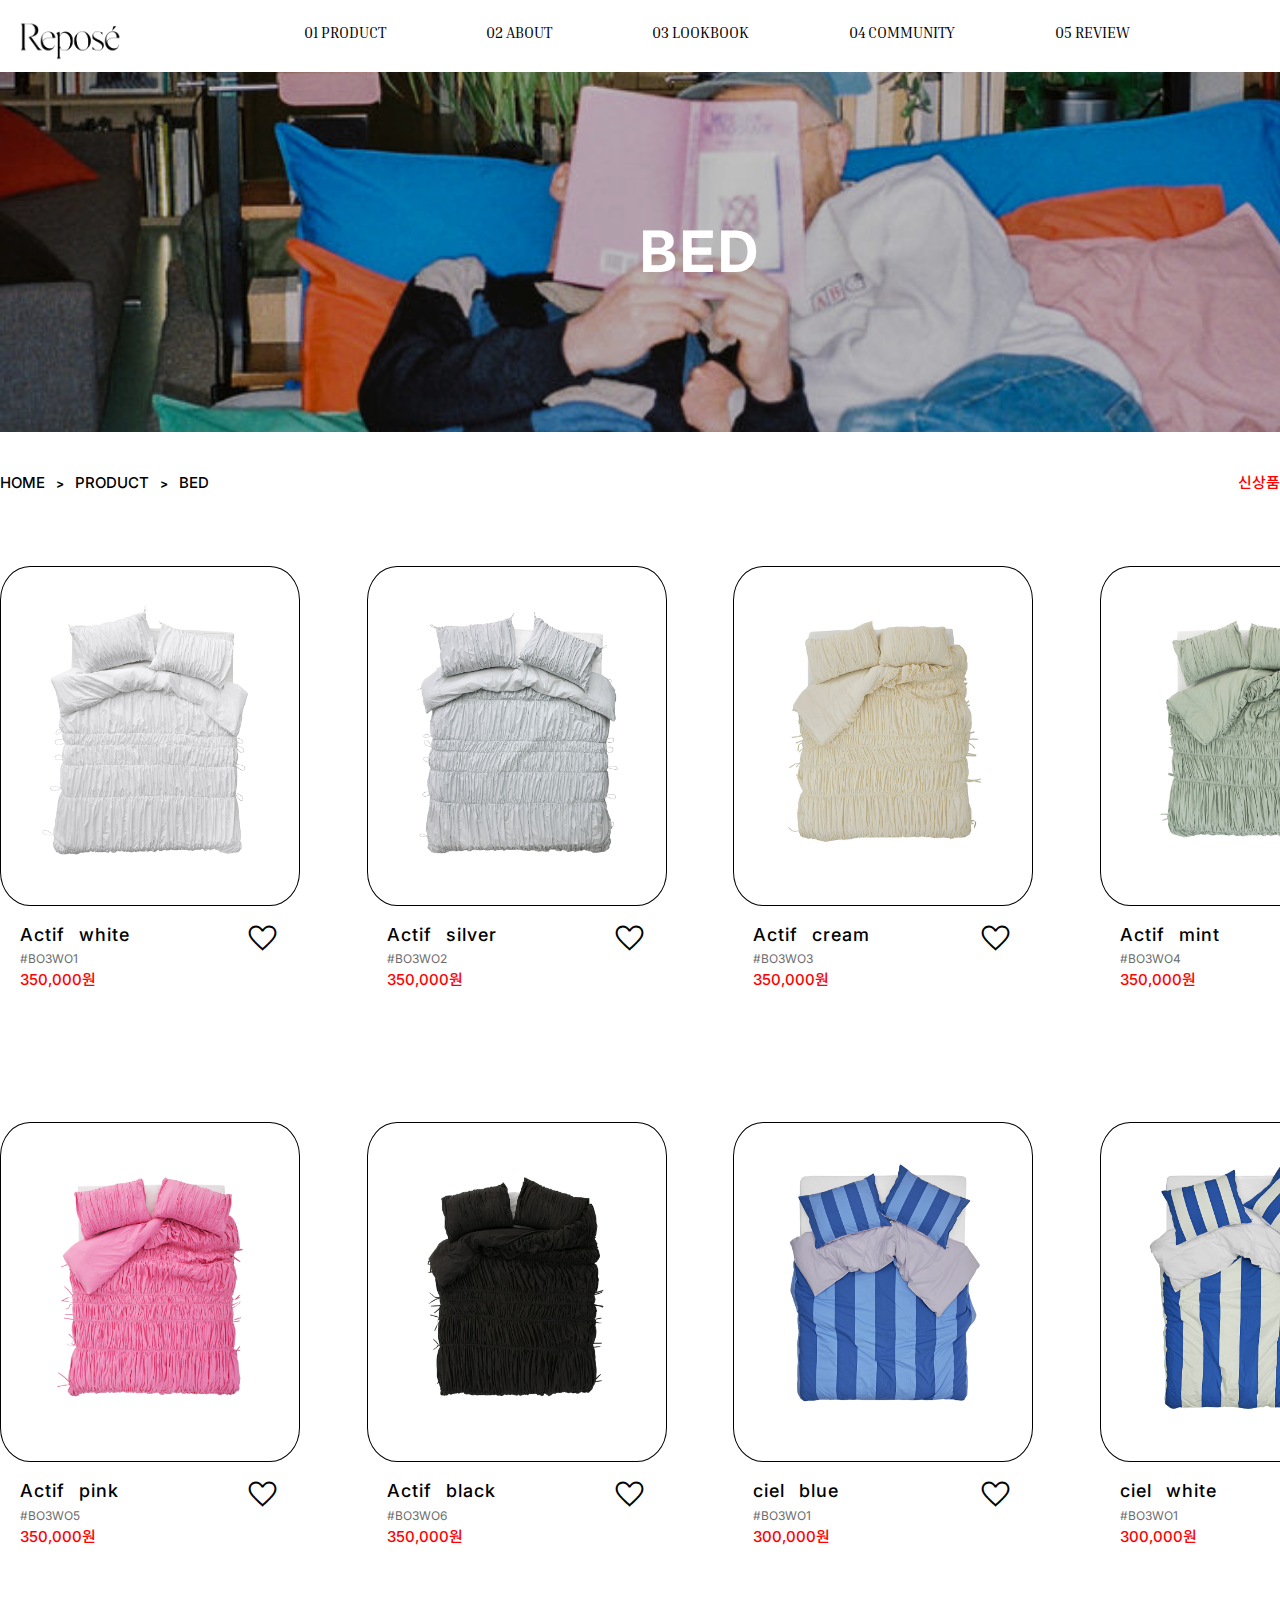
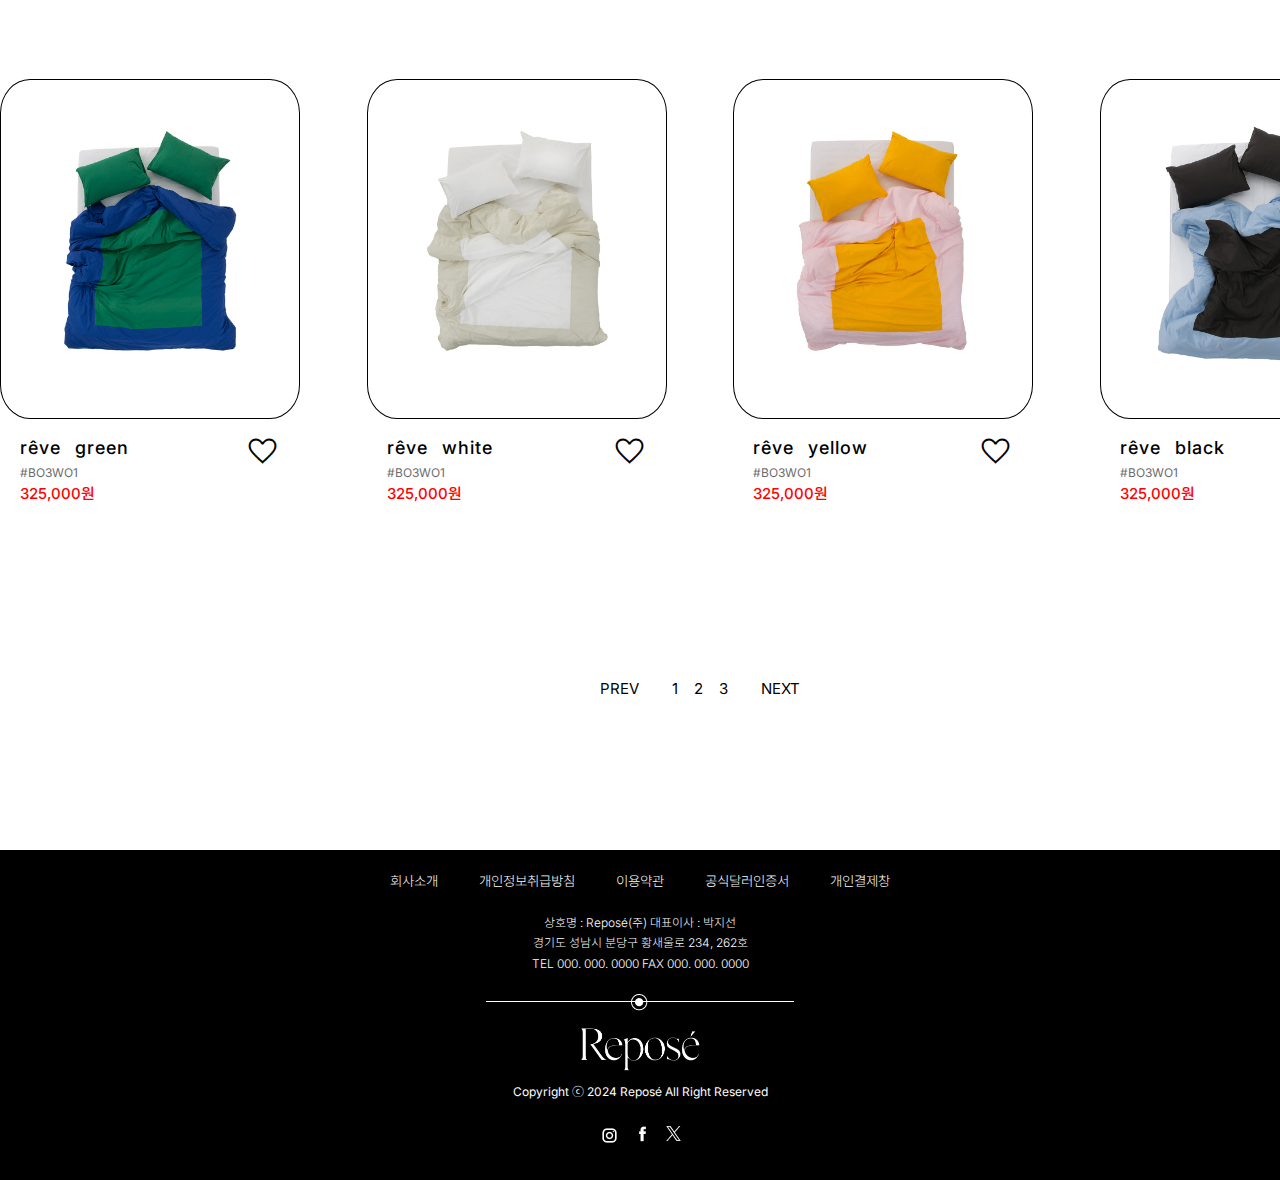
<file: sub/product_bed.html>
<!DOCTYPE html>
<html lang="en">
<head>
  <meta charset="UTF-8">
  <meta name="viewport" content="width=device-width, initial-scale=1.0">
  <title>침구-헤브즈</title>

  <!--favicon-->
  <link rel="icon" href="../../images/favicon.ico">

  <!--font-->
  <link rel="stylesheet" href="../css/font.css">

  <!--icon-->
  <link rel="stylesheet" href="https://fonts.googleapis.com/css2?family=Material+Symbols+Outlined:opsz,wght,FILL,GRAD@20..48,100..700,0..1,-50..200" />

  <!--css-->
  <link rel="stylesheet" href="../css/reset.css">
  <link rel="stylesheet" href="../css/jquery.fullPage.css">
  <link rel="stylesheet" href="../css/common.css">
  <link rel="stylesheet" href="../sub/sub.css">

  <!--js-->
  <script defer src="../js/jquery-3.7.1.min.js"></script>
  <script defer src="../js/jquery.fullPage.js"></script>
  <script defer src="../js/common.js"></script>
</head>
<body>
  <div id="wrap">
    <div class="inner">
      <header>
        <div class="inner">
          <h1>
            <img src="../images/logo_black.png" alt="헤브즈">
          </h1>
    
          <nav>
            <ul class="gnb">
              <li class="gnb-area1">
                <a href="#" class="depth1">01 PRODUCT</a>
                <ul class="depth2" id="depth2-1">
                  <li><a href="#">DUVET</a></li>
                  <li><a href="#">SOFA</a></li>
                  <li><a href="#">TABLE&CHAIR</a></li>
                  <li><a href="#">SHELF</a></li>
                </ul>
              </li>
              <li class="gnb-area2">
                <a href="#" class="depth1">02 ABOUT</a>
                <ul class="depth2" id="depth2-2">
                  <li><a href="#">IDENTITY</a></li>
                  <li><a href="#">IDEOLOGY</a></li>
                  <li><a href="#">CARE SERVICE</a></li>
                  <li><a href="#">CUSTOM ORDER</a></li>
                </ul>
              </li>
              <li><a href="#" class="depth1">03 LOOKBOOK</a></li>
              <li class="gnb-area3">
                <a href="#" class="depth1">04 COMMUNITY</a>
                <ul class="depth2" id="depth2-3">
                  <li><a href="#">NOTICE</a></li>
                  <li><a href="#">CUSTOMER CENTER</a></li>
                </ul>
              </li>
              <li><a href="#" class="depth1">05 REVIEW</a></li>
            </ul>
  
            <div class="m-gnb-wrap">
              <div class="section-name">
                <p>.(Menu)</p>
              </div>
  
              <div class="m-close">
                <span class="material-symbols-outlined">
                  close
                </span>
              </div>
  
              <ul class="m-gnb">
                <li>
                  <div class="m-gnb-logo">
                    <img src="../images/logo_white.png" alt="헤브즈">
                  </div><!--.m-gnb-logo-->
                </li>
                <li>
                  <div class="m-depth1">
                    <p>01 PRODUCT</p>
                    <span class="material-symbols-outlined" id="drop1">
                      arrow_drop_down
                    </span>
                  </div><!--.m-depth1-->
                  <ul class="m-depth2" id="m-depth2-1">
                    <li><a href="#">DUVET</a></li>
                    <li><a href="#">SOFA</a></li>
                    <li><a href="#">TABLE&CHAIR</a></li>
                    <li><a href="#">SHELF</a></li>
                  </ul>
                </li>
                <li>
                  <div class="m-depth1">
                    <p>02 ABOUT</p>
                    <span class="material-symbols-outlined" id="drop2">
                      arrow_drop_down
                    </span>
                  </div><!--.m-depth1-->
                  <ul class="m-depth2" id="m-depth2-2">
                    <li><a href="#">IDENTITY</a></li>
                    <li><a href="#">IDEOLOGY</a></li>
                    <li><a href="#">CARE SERVICE</a></li>
                    <li><a href="#">CUSTOM ORDER</a></li>
                  </ul>
                </li>
                <li><a href="#" class="m-depth1">03 LOOKBOOK</a></li>
                <li>
                  <div class="m-depth1">
                    <p>04 COMMUNITY</p>
                    <span class="material-symbols-outlined" id="drop3">
                      arrow_drop_down
                    </span>
                  </div><!--.m-depth1-->
                  <ul class="m-depth2" id="m-depth2-3">
                    <li><a href="#">ANNOUNCEMENT</a></li>
                    <li><a href="#">CUSTUMER CENTER</a></li>
                  </ul>
                </li>
                <li><a href="#" class="m-depth1">05 REVIEW</a></li>
              </ul>
            </div><!--.m-gnb-wrap-->
          </nav>
    
          <ul class="utill">
            <li>
              <a href="#" id="cart">
                <span class="material-symbols-outlined cart">
                  shopping_cart
                </span>
              </a>
            </li>
            <li>
              <a href="#" id="mypage">
                <span class="material-symbols-outlined mypage">
                  account_circle
                </span>
              </a>
            </li>
            <li>
              <a href="#" id="menu">
                <span class="material-symbols-outlined menu" >
                  menu
                </span>
              </a>
            </li>
          </ul>
        </div><!--.inner-->
      </header>

      <div class="banner">
        <h2>BED</h2>
        <img src="../sub/images/sub_banner.png" alt="배너">
      </div><!--.banner-->

      <div class="product-wrap">
        <div class="txt-box">
          <div class="left">
            <a href="#">HOME</a>
            <span>></span>
            <a href="#">PRODUCT</a>
            <span>></span>
            <a href="#">BED</a>
          </div><!--.left-->

          <div class="right">
            <a href="#"><span>신상품순</span></a>
            <a href="#">인기순</a>
            <a href="#">가격순</a>
          </div><!--.right-->
        </div><!--.txt-box-->

        <div class="goods-box">
          <ul>
            <li class="goods1">
              <div class="img-box">
                <a href="#">
                  <img src="../sub/images/1.jpg" alt="침구1">
                </a>
              </div><!--.img-box-->
              <div class="product-info">
                <div class="txt-box">
                  <a href="#">Actif white</a>
                  <p>#BO3WO1</p>
                  <h4>350,000원</h4>
                </div><!--.txt-box-->
                <div class="heart">
                  <span class="material-symbols-outlined">
                    favorite
                    </span>
                </div><!--.heart-->
              </div><!--.product-info-->
            </li>
            <li class="goods1">
              <div class="img-box">
                <a href="#">
                  <img src="../sub/images/2.jpg" alt="침구2">
                </a>
              </div><!--.img-box-->
              <div class="product-info">
                <div class="txt-box">
                  <a href="#">Actif silver</a>
                  <p>#BO3WO2</p>
                  <h4>350,000원</h4>
                </div><!--.txt-box-->
                <div class="heart">
                  <span class="material-symbols-outlined">
                    favorite
                    </span>
                </div><!--.heart-->
              </div><!--.product-info-->
            </li>
            <li class="goods1">
              <div class="img-box">
                <a href="#">
                  <img src="../sub/images/3.jpg" alt="침구3">
                </a>
              </div><!--.img-box-->
              <div class="product-info">
                <div class="txt-box">
                  <a href="#">Actif cream</a>
                  <p>#BO3WO3</p>
                  <h4>350,000원</h4>
                </div><!--.txt-box-->
                <div class="heart">
                  <span class="material-symbols-outlined">
                    favorite
                    </span>
                </div><!--.heart-->
              </div><!--.product-info-->
            </li>
            <li class="goods1">
              <div class="img-box">
                <a href="#">
                  <img src="../sub/images/4.jpg" alt="침구4">
                </a>
              </div><!--.img-box-->
              <div class="product-info">
                <div class="txt-box">
                  <a href="#">Actif mint</a>
                  <p>#BO3WO4</p>
                  <h4>350,000원</h4>
                </div><!--.txt-box-->
                <div class="heart">
                  <span class="material-symbols-outlined">
                    favorite
                    </span>
                </div><!--.heart-->
              </div><!--.product-info-->
            </li>
            <li class="goods2">
              <div class="img-box">
                <a href="#">
                  <img src="../sub/images/5.jpg" alt="침구5">
                </a>
              </div><!--.img-box-->
              <div class="product-info">
                <div class="txt-box">
                  <a href="#">Actif pink</a>
                  <p>#BO3WO5</p>
                  <h4>350,000원</h4>
                </div><!--.txt-box-->
                <div class="heart">
                  <span class="material-symbols-outlined">
                    favorite
                    </span>
                </div><!--.heart-->
              </div><!--.product-info-->
            </li>
            <li class="goods2">
              <div class="img-box">
                <a href="#">
                  <img src="../sub/images/6.jpg" alt="침구6">
                </a>
              </div><!--.img-box-->
              <div class="product-info">
                <div class="txt-box">
                  <a href="#">Actif black</a>
                  <p>#BO3WO6</p>
                  <h4>350,000원</h4>
                </div><!--.txt-box-->
                <div class="heart">
                  <span class="material-symbols-outlined">
                    favorite
                    </span>
                </div><!--.heart-->
              </div><!--.product-info-->
            </li>
            <li class="goods2">
              <div class="img-box">
                <a href="#">
                  <img src="../sub/images/7.png" alt="침구7">
                </a>
              </div><!--.img-box-->
              <div class="product-info">
                <div class="txt-box">
                  <a href="#">ciel blue</a>
                  <p>#BO3WO1</p>
                  <h4>300,000원</h4>
                </div><!--.txt-box-->
                <div class="heart">
                  <span class="material-symbols-outlined">
                    favorite
                    </span>
                </div><!--.heart-->
              </div><!--.product-info-->
            </li>
            <li class="goods2">
              <div class="img-box">
                <a href="#">
                  <img src="../sub/images/8.png" alt="침구8">
                </a>
              </div><!--.img-box-->
              <div class="product-info">
                <div class="txt-box">
                  <a href="#">ciel white</a>
                  <p>#BO3WO1</p>
                  <h4>300,000원</h4>
                </div><!--.txt-box-->
                <div class="heart">
                  <span class="material-symbols-outlined">
                    favorite
                    </span>
                </div><!--.heart-->
              </div><!--.product-info-->
            </li>
            <li class="goods3">
              <div class="img-box">
                <a href="#">
                  <img src="../sub/images/9.jpg" alt="침구9">
                </a>
              </div><!--.img-box-->
              <div class="product-info">
                <div class="txt-box">
                  <a href="#">rêve green</a>
                  <p>#BO3WO1</p>
                  <h4>325,000원</h4>
                </div><!--.txt-box-->
                <div class="heart">
                  <span class="material-symbols-outlined">
                    favorite
                    </span>
                </div><!--.heart-->
              </div><!--.product-info-->
            </li>
            <li class="goods3">
              <div class="img-box">
                <a href="#">
                  <img src="../sub/images/10.jpg" alt="침구10">
                </a>
              </div><!--.img-box-->
              <div class="product-info">
                <div class="txt-box">
                  <a href="#">rêve white</a>
                  <p>#BO3WO1</p>
                  <h4>325,000원</h4>
                </div><!--.txt-box-->
                <div class="heart">
                  <span class="material-symbols-outlined">
                    favorite
                    </span>
                </div><!--.heart-->
              </div><!--.product-info-->
            </li>
            <li class="goods3">
              <div class="img-box">
                <a href="#">
                  <img src="../sub/images/11.jpg" alt="침구11">
                </a>
              </div><!--.img-box-->
              <div class="product-info">
                <div class="txt-box">
                  <a href="#">rêve yellow</a>
                  <p>#BO3WO1</p>
                  <h4>325,000원</h4>
                </div><!--.txt-box-->
                <div class="heart">
                  <span class="material-symbols-outlined">
                    favorite
                    </span>
                </div><!--.heart-->
              </div><!--.product-info-->
            </li>
            <li class="goods3">
              <div class="img-box">
                <a href="#">
                  <img src="../sub/images/12.png" alt="침구12">
                </a>
              </div><!--.img-box-->
              <div class="product-info">
                <div class="txt-box">
                  <a href="#">rêve black</a>
                  <p>#BO3WO1</p>
                  <h4>325,000원</h4>
                </div><!--.txt-box-->
                <div class="heart">
                  <span class="material-symbols-outlined">
                    favorite
                    </span>
                </div><!--.heart-->
              </div><!--.product-info-->
            </li>
          </ul>
        </div><!--.goods-box-->

        <div class="page">
          <a href="#">PREV</a>
          <div class="number">
            <a href="#">1</a>
            <a href="#">2</a>
            <a href="#">3</a>
          </div><!--.number-->
          <a href="#">NEXT</a>
        </div><!--.page-->
      </div><!--.product-wrap-->
    </div><!--.inner-->
    <footer>
      <div class="info">
        <a href="#">회사소개</a>
        <a href="#">개인정보취급방침</a>
        <a href="#">이용약관</a>
        <a href="#">공식달러인증서</a>
        <a href="#">개인결제창</a>
      </div><!--#.info-->

      <p class="address">
        상호명 : Reposé(주) 대표이사 : 박지선<br>
        경기도 성남시 분당구 황새울로 234, 262호<br>
        TEL 000. 000. 0000 FAX 000. 000. 0000
      </p>
      <img src="../images/line_white.png" alt="구분선" class="line">
      <img src="../images/logo_white.png" alt="헤브즈" class="logo">
      <p class="copy">Copyright ⓒ 2024 Reposé All Right Reserved</p>

      <div class="sns">
        <a href="#"><img src="../images/insta_symbol.png" alt="인스타그램"></a>
        <a href="#"><img src="../images/facebook_symbol.png" alt="페이스북"></a>
        <a href="#"><img src="../images/twitter_symbol.png" alt="트위터"></a>
      </div><!--.sns-->
    </footer>
  </div><!--#wrap-->
</body>
</html>
</file>
<file: css/font.css>
@charset "UTF-8";

@import url('https://fonts.googleapis.com/css2?family=Inria+Serif:ital,wght@0,300;0,400;0,700;1,300;1,400;1,700&family=Inter:ital,opsz,wght@0,14..32,100..900;1,14..32,100..900&family=Italiana&family=Jost:ital,wght@0,100..900;1,100..900&family=Noto+Sans+KR:wght@100..900&display=swap');
</file>
<file: css/common.css>
@charset "UTF-8";

/*공통*/
.inner{
  margin: 0 auto;
}

/*************************모바일***************************/


/*header*/
.section-name p{
  writing-mode: vertical-lr;
  transform: scaleY(-1);
  font-size: 1.2rem;
  color: #fff;
  font-family: "Inria Serif";
}
.section-name{
  transform: scaleX(-1);
  padding: 8px 0;
}

header .gnb{
  display: none;
}
header{
  position: absolute;
  width: 100%;
  padding: 20px;
  z-index: 999;
}
header .inner{
  display: flex;
  justify-content: space-between;
}
header .utill{
  display: flex;
  gap: 15px;
}
header .utill span{
  color: #fff;
  font-size: 2.5rem;
  font-weight: lighter;
}





/*m-gnb*/
.m-gnb-wrap{
  background-color: #494949;
  width: 100%;
  height: 100%;
  position: fixed;
  z-index: 99;
  top: 0;
  right: -100%;
  font-family: "Inria Serif";
  transition: all 0.5s;
}
.m-gnb-wrap li, a{
  color: #fff;
}

.m-gnb-wrap .section-name{
  position: absolute;
  left: 15px;
  top: 25px;
  color: #fff;
}
.m-close span{
  color: #fff;
  font-size: 4.5rem;
  font-weight: lighter;
  position: absolute;
  right: 10px;
  top: 10px;
  cursor: pointer;

}
.m-gnb-logo img{
  width: 180px;
  position: absolute;
  top: -100px;
  left: 50%;
  transform: translateX(-50%);
}

.m-gnb{
  width: 300px;
  position: absolute;
  top: 50%;
  left: 50%;
  transform: translate(-50%, -50%);
  border-top: 3px solid #fff;
}
.m-depth1{
  display: flex;
  justify-content: space-between;
  border-bottom: 1px solid #fff;
  padding: 12px 0;
  align-items: center;
}

.m-depth1 span{
  font-size: 40px;
  cursor: pointer;
}
.m-depth2{
  background-color: #494949;
  padding-top: 10px;
  transition: all 0.3s;
}
.m-depth2 li{
  font-size: 0.8rem;
  font-family: "Inter";
  font-weight: 200;
  padding: 2px 0;
}






/*footer*/
footer{
  background-color: #000;
  height: 330px;
  text-align: center;
}
footer .info{
  display: flex;
  width: 355px;
  justify-content: space-between;
  margin: 0 auto;
  padding-top: 20px;
  font-weight: 300;
}
footer .info a{
  font-size: 0.7rem;
}
footer .address{
  font-size: 0.7rem;
  color: #fff;
  padding: 20px 0;
  font-weight: 300;
}
footer .copy{
  color: #fff;
  font-size: 0.7rem;
  line-height: 1.4;
  padding: 90px 0 20px;
}
footer .line{
  left: 50%;
  transform: translateX(-50%);
  position: absolute;
}
footer .logo{
  left: 50%;
  transform: translateX(-50%);
  position: absolute;
  width: 120px;
  padding: 30px 0 20px;
}



/**********************데스크탑************************/

@media screen and (min-width : 1200px) {
  /*header*/
  header .inner{display: flex;}
  header .inner .gnb{
    display: flex;
    gap: 100px;
    font-size: 1rem;
    text-align: center;
    justify-content: space-between;
  }
  header .gnb .depth1{
    color: #fff;
    font-family: "Inria Serif";
    transition: all 0.3s;
  }
  header .gnb li:hover .depth1{
    color: #D70000;
    font-weight: bold;
  }
  header .gnb > li{
    position: relative;
    height: 50px;
    background-color: rgba(1, 1, 1, 0);
  }
  
  header .depth2{
    margin-top: 20px;
    font-size: 0.8rem;
    width: 170px;
    background-color: rgba(0, 0, 0, 0.5);
    padding: 20px 30px;
    border-top: 2px solid #fff;
    position: absolute;
    right: 50%;
    transform: translateX(50%);
  }
  header .depth2 li{
    padding: 5px 0;
  }
  header .depth2 li a{
    color: #fff;
    font-weight: 200;
    font-family: "Inter";
    opacity: 0.5;
    transition: all 0.3s;
  }
  header .depth2 li:hover a{
    opacity: 1;
  }

  #menu{
    display: none;
  }


  /*footer*/
  footer .info{
    width: 500px;
    padding-top: 20px;
    font-weight: 300;
  }
  footer .info a{
    font-size: 0.9rem;
  }
  footer .address{
    font-size: 0.8rem;
  }
  footer .copy{
    font-size: 0.8rem;
  }
}
</file>
<file: sub/sub.css>
@charset "UTF-8";


/*************************모바일***************************/


/*header*/
header{
  width: 100%;
}
header .inner h1 img{
  width: 100px;
}
header .utill span{
  color: #000;
}





/*banner*/
.banner{
  width: 100%;
  height: 22%;
  position: absolute;
  top: 8%;
  background-color: #000;
}
.banner h2{
  font-size: 2.6rem;
  letter-spacing: 2px;
  color: #fff;
  position: absolute;
  left: 50%;
  top: 50%;
  transform: translate(-50%, -50%);
  z-index: 9;
}
.banner img{
  width: 100%;
  height: 100%;
  object-fit: cover;
  opacity: 0.8;
}





/*product-wrap*/
.product-wrap{
  height: 1150px;
  padding: 295px 0 0;
}
.product-wrap .txt-box{
  font-size: 0.8rem;
  display: flex;
  justify-content: space-between;
  word-spacing: 8px;
  font-weight: bold;
}
.product-wrap .txt-box a{
  color: #000;
}
.product-wrap .txt-box a span{
  color: red;
}






/*goods-box*/
.goods2, .goods3{
  display: none;
}

.goods-box{
  padding-top: 40px;
  width: 100%;
}
.goods-box ul{
  display: flex;
  flex-wrap: wrap;
  justify-content: space-between;
}
.goods-box ul li{
  margin-bottom: 30px;
}
.goods-box img{
  width: 205px;
  height: 220px;
  object-fit: cover;
  border: 1px solid #000;
  border-radius: 10%;
  padding: 5px;
}

.goods-box .product-info{
  padding: 10px;
}
.goods-box .product-info .txt-box{
  display: block;
  line-height: 1.6;
}
.goods-box .product-info .txt-box a{
  font-size: 1rem;
  letter-spacing: 1px;
}
.goods-box .product-info .txt-box p{
  color: #6B6B6B;
  font-size: 0.7rem;
  font-weight: 500;
}
.goods-box .product-info .txt-box h4{
  color: red;
}
.goods-box .product-info{
  display: flex;
  justify-content: space-between;
}

.goods-box .product-info .heart span{
  cursor: pointer;
}





/*page*/
.page{
  display: flex;
  justify-content: space-between;
  width: 200px;
  position: relative;
  left: 50%;
  transform: translateX(-50%);
  padding-top: 40px;
}
.page a{
  color: #000;
  font-size: 1rem;
}
.page .number{
  position: absolute;
  left: 50%;
  transform: translateX(-50%);
  bottom: -8%;
}
.page .number a{
  padding: 5px;
}
.page .number a:hover{
  background-color: gainsboro
}




/**********************데스크탑************************/



@media screen and (min-width : 1200px) {
  .inner{
    width: 1400px;
  }
  
  header{
    width: 1400px;
  }
  header .gnb .depth1{
    color: #000;
  }

  
  /*banner*/
  .banner{
    width: 1400px;
    height: 40%;
  }
  .banner h2{
    font-size: 3.8rem;
    letter-spacing: 3px;
  }
  .banner img{
    width: 100%;
    height: 100%;
    object-fit: cover;
    opacity: 0.8;
  }





  /*product-wrap*/
  .product-wrap{
    height: 2450px;
    padding-top: 470px;
  }
  .product-wrap .txt-box{
    font-size: 0.8rem;
    display: flex;
    justify-content: space-between;
    word-spacing: 8px;
    font-weight: bold;
    margin-bottom: 30px;
  }
  .product-wrap .txt-box a{
    color: #000;
    font-size: 1rem;
    font-weight: 500;
  }
  .product-wrap .txt-box a span{
    color: red;
  }



  /*goods-box*/
  .goods2, .goods3{
    display: block;
  }

  .goods-box ul li{
    margin-bottom: 80px;
  }
  .goods-box img{
    width: 300px;
    height: 340px;
  }
  .goods-box .product-info{
    padding: 15px 20px 20px;
  }

  .goods-box .product-info .txt-box{
    line-height: 1.6;
  }
  .goods-box .product-info .txt-box a{
    font-size: 1.2rem;
  }
  .goods-box .product-info .txt-box p{
    font-size: 0.8rem;
    font-weight: 400;
  }
  .goods-box .product-info .txt-box h4{
    font-size: 1rem;
    font-weight: 500;
  }
  .goods-box .product-info .heart span{
    font-size: 35px;
    font-weight: 300;
  }

}
</file>
